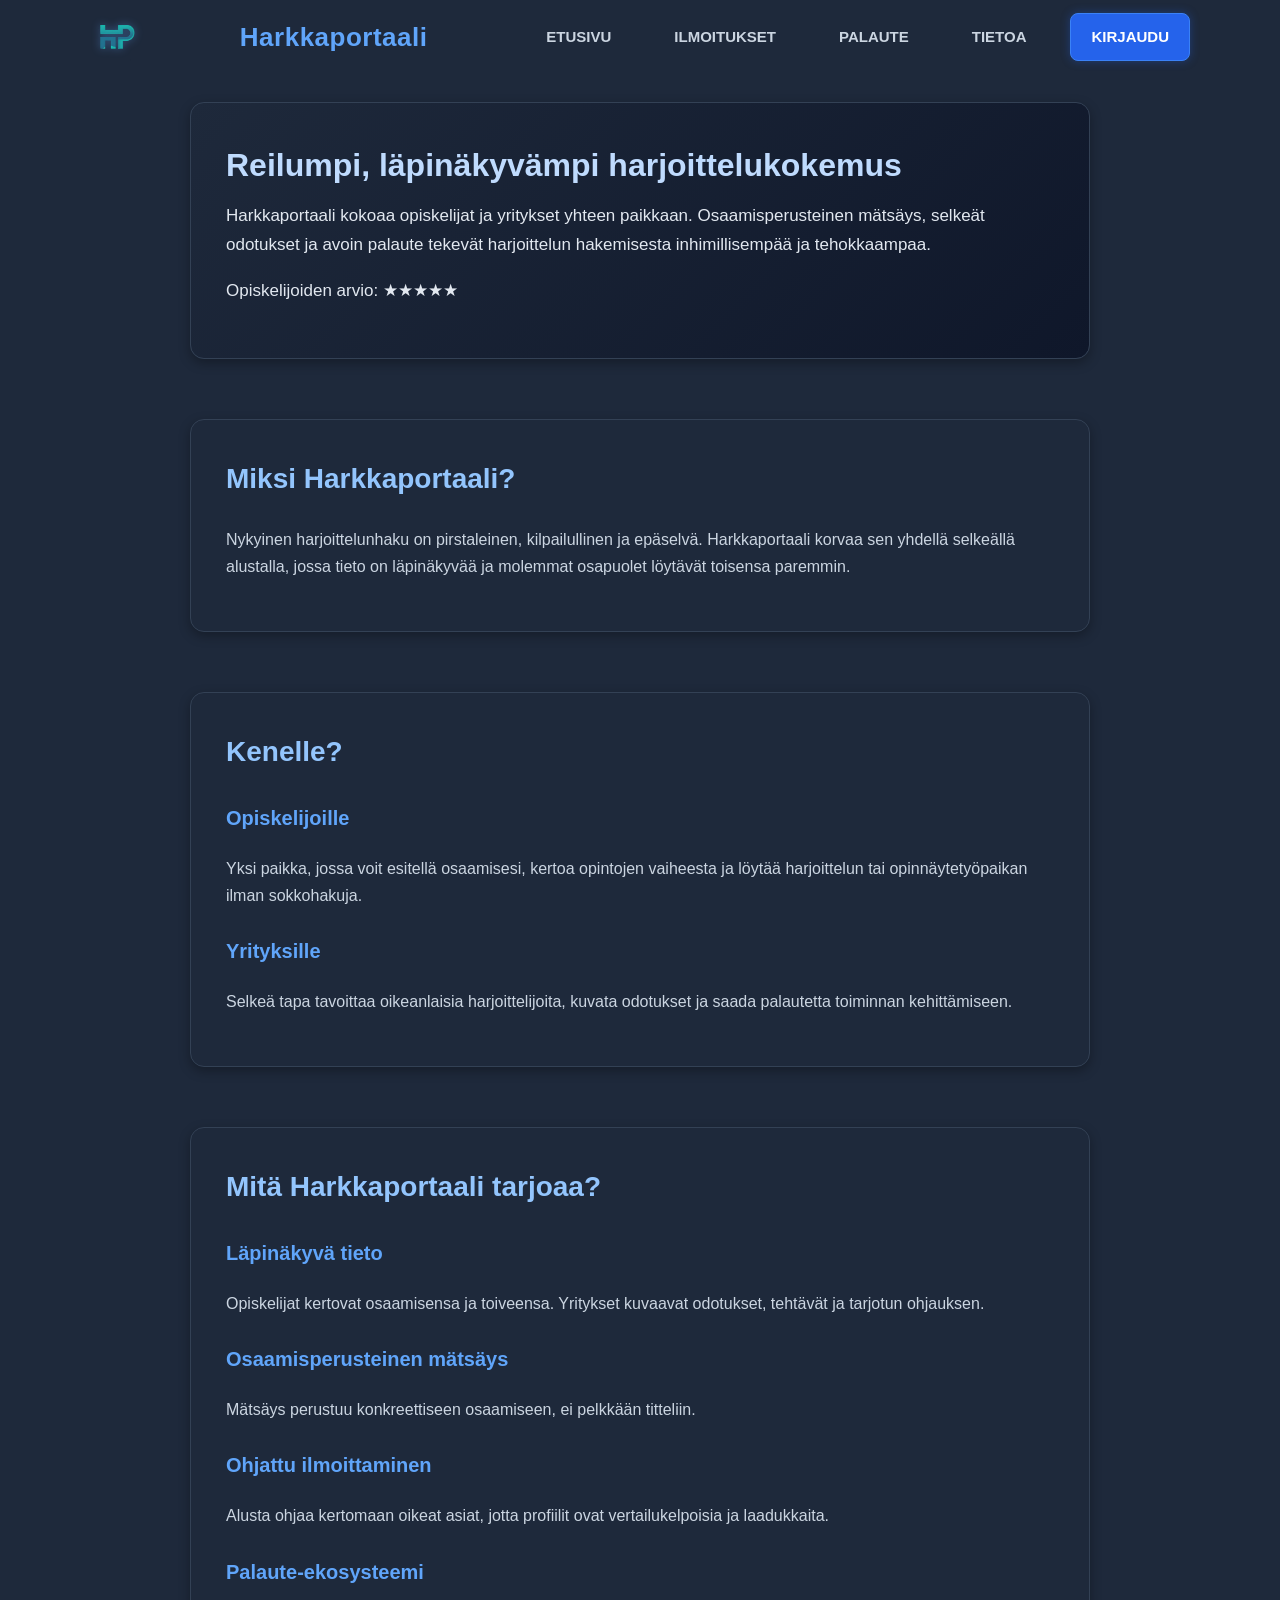
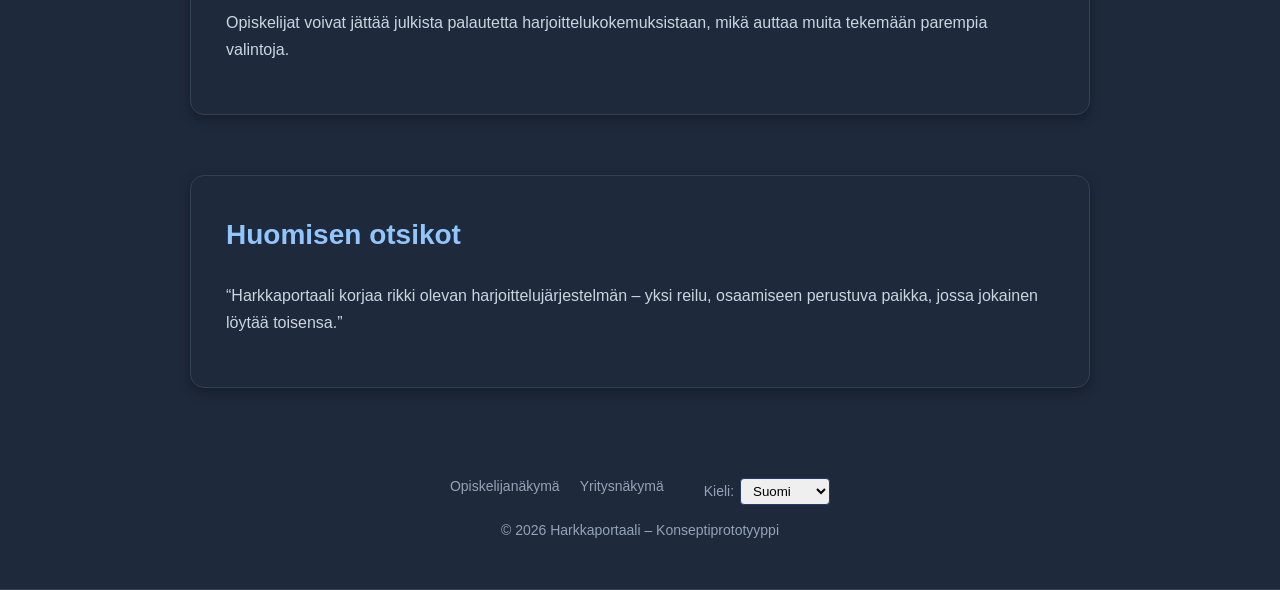
<file: index.html>
<!DOCTYPE html>
<html lang="fi">

<head>
    <title>HARKKAPORTAALI</title>
    <link rel="stylesheet" href="./styles/styles.css">
</head>

<body>

    <header>
        <nav>
            <img src="./kuvat/Harkkaportti logo.png" alt="Harkkaportaali logo" class="logo-img">
            <div class="logo">Harkkaportaali</div>
            <ul>
                <li><a href="./index.html">ETUSIVU</a></li>
                <li><a href="./ilmoitukset.html">ILMOITUKSET</a></li>
                <li><a href="./palaute.html">PALAUTE</a></li>
                <li><a href="./tietoa.html">TIETOA</a></li>
                <li><a href="kirjaudu.html" class="login-btn">KIRJAUDU</a></li>
            </ul>
        </nav>


        <main>

    <!-- HERO / PÄÄOSIO -->
    <section id="hero">
        <h2>Reilumpi, läpinäkyvämpi harjoittelukokemus</h2>
        <p>
        Harkkaportaali kokoaa opiskelijat ja yritykset yhteen paikkaan.  
        Osaamisperusteinen mätsäys, selkeät odotukset ja avoin palaute tekevät
        harjoittelun hakemisesta inhimillisempää ja tehokkaampaa.
        </p>
        <p>Opiskelijoiden arvio: ★★★★★</p>
    </section>

    <!-- ARVOLUPAUS -->
    <section id="value-prop">
        <h2>Miksi Harkkaportaali?</h2>
        <p>
        Nykyinen harjoittelunhaku on pirstaleinen, kilpailullinen ja epäselvä.
        Harkkaportaali korvaa sen yhdellä selkeällä alustalla, jossa tieto on
        läpinäkyvää ja molemmat osapuolet löytävät toisensa paremmin.
        </p>
    </section>

    <!-- KOHDEYHMÄT -->
    <section id="audience">
        <h2>Kenelle?</h2>

        <h3>Opiskelijoille</h3>
        <p>
        Yksi paikka, jossa voit esitellä osaamisesi, kertoa opintojen vaiheesta ja
        löytää harjoittelun tai opinnäytetyöpaikan ilman sokkohakuja.
        </p>

        <h3>Yrityksille</h3>
        <p>
        Selkeä tapa tavoittaa oikeanlaisia harjoittelijoita, kuvata odotukset ja
        saada palautetta toiminnan kehittämiseen.
        </p>
    </section>

    <!-- PÄÄPOINTIT -->
    <section id="features">
        <h2>Mitä Harkkaportaali tarjoaa?</h2>

        <h3>Läpinäkyvä tieto</h3>
        <p>
        Opiskelijat kertovat osaamisensa ja toiveensa. Yritykset kuvaavat
        odotukset, tehtävät ja tarjotun ohjauksen.
        </p>

        <h3>Osaamisperusteinen mätsäys</h3>
        <p>
        Mätsäys perustuu konkreettiseen osaamiseen, ei pelkkään titteliin.
        </p>

        <h3>Ohjattu ilmoittaminen</h3>
        <p>
        Alusta ohjaa kertomaan oikeat asiat, jotta profiilit ovat vertailukelpoisia
        ja laadukkaita.
        </p>

        <h3>Palaute-ekosysteemi</h3>
        <p>
        Opiskelijat voivat jättää julkista palautetta harjoittelukokemuksistaan,
        mikä auttaa muita tekemään parempia valintoja.
        </p>
    </section>

    <!-- HUOMISEN OTSIKKO -->
    <section id="headline">
        <h2>Huomisen otsikot</h2>
        <p>
        “Harkkaportaali korjaa rikki olevan harjoittelujärjestelmän – yksi reilu,
        osaamiseen perustuva paikka, jossa jokainen löytää toisensa.”
        </p>
    </section>

    </main>

    <footer>
        <div class="footer-center">
            <div class="footer-links">
                <a href="./profiilinäkymä-o.html">Opiskelijanäkymä</a>
                <a href="./profiilinäkymä-y.html">Yritysnäkymä</a>
            </div>

            <div class="language-select">
                <label for="lang">Kieli:</label>
                <select id="lang">
                    <option value="fi">Suomi</option>
                    <option value="en">English</option>
                    <option value="sv">Svenska</option>
                </select>
            </div>
        </div>

        <p>© 2026 Harkkaportaali – Konseptiprototyyppi</p>
    </footer>



    <script>
    const langSelect = document.getElementById("lang");

    // Lataa tallennettu kieli
    const savedLang = localStorage.getItem("language");
    if (savedLang) {
        langSelect.value = savedLang;
    }

    // Tallenna valinta
    langSelect.addEventListener("change", () => {
        localStorage.setItem("language", langSelect.value);
    });
</script>

</body>

</html>
</file>
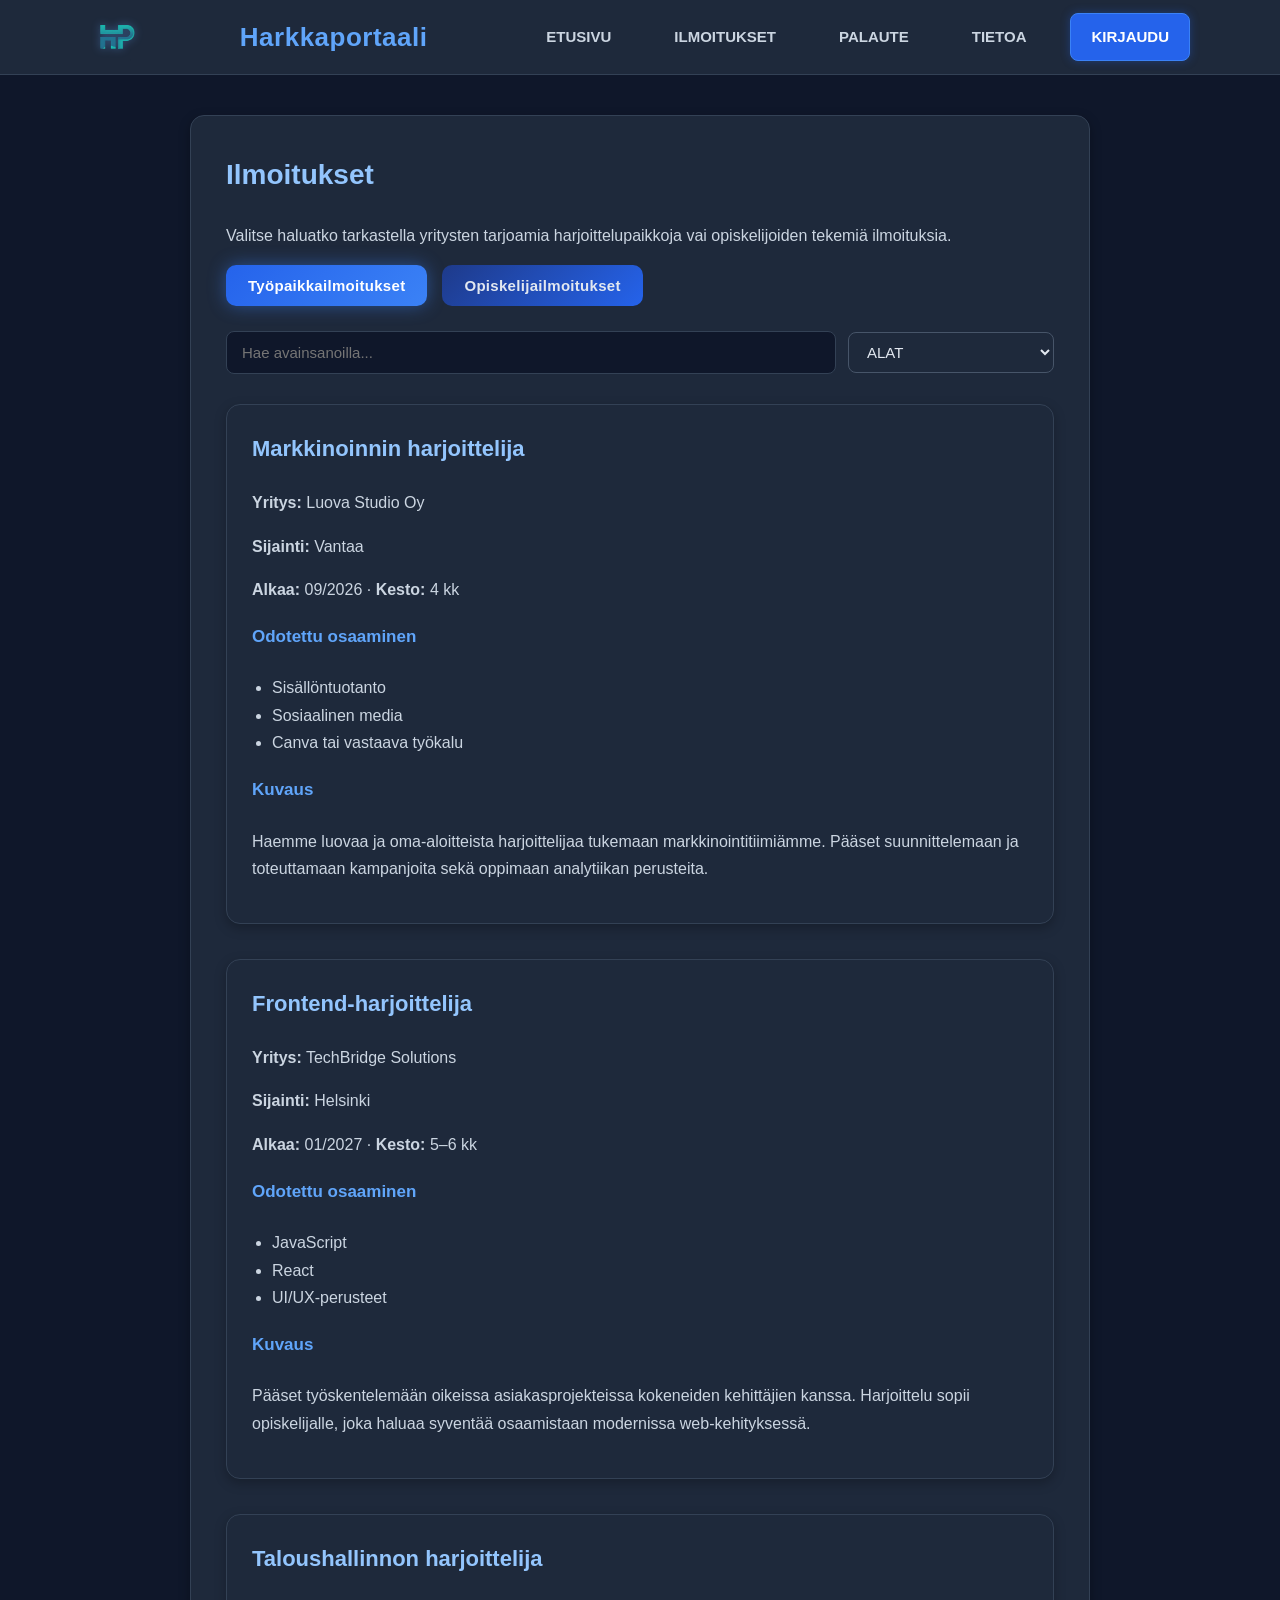
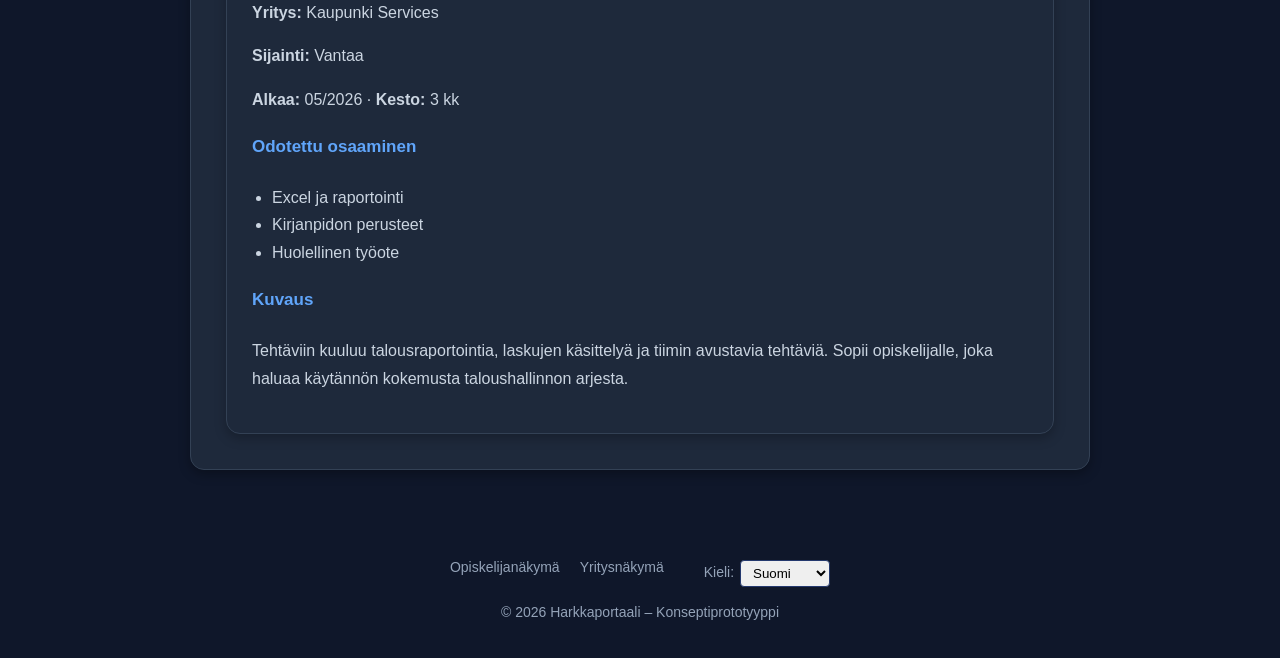
<file: ilmoitukset.html>
<!DOCTYPE html>
<html lang="fi">

<head>
    <meta charset="UTF-8">
    <title>Harkkaportaali – Ilmoitukset</title>
    <link rel="stylesheet" href="./styles/styles.css">
</head>

<body>

<header>
    <nav>
        <img src="./kuvat/Harkkaportti logo.png" alt="Harkkaportaali logo" class="logo-img">
        <div class="logo">Harkkaportaali</div>
        <ul>
            <li><a href="index.html">ETUSIVU</a></li>
            <li><a href="ilmoitukset.html">ILMOITUKSET</a></li>
            <li><a href="palaute.html">PALAUTE</a></li>
            <li><a href="tietoa.html">TIETOA</a></li>
            <li><a href="kirjaudu.html" class="login-btn">KIRJAUDU</a></li>
        </ul>
    </nav>
</header>

<main>

    <section id="jobs">
        <h2>Ilmoitukset</h2>
        <p>
            Valitse haluatko tarkastella yritysten tarjoamia harjoittelupaikkoja
            vai opiskelijoiden tekemiä ilmoituksia.
        </p>

        <!-- NÄKYMÄN VAIHTONAPIT -->
        <div class="job-toggle">
            <button id="showJobs" class="active">Työpaikkailmoitukset</button>
            <button id="showStudents">Opiskelijailmoitukset</button>
        </div>

        <!-- Hakukenttä + LISÄTTY NAPPULA -->
        <div class="job-search">
            <input type="text" id="jobSearch" placeholder="Hae avainsanoilla...">
            <select id="fieldFilter" class="filter-select">
                <option value="kaikki">ALAT</option>
                <option value="it">IT ja ohjelmistokehitys</option>
                <option value="markkinointi">Markkinointi ja viestintä</option>
                <option value="talous">Taloushallinto</option>
                <option value="hoiva">Sosiaali‑ ja terveysala</option>
            </select>
        </div>

        <!-- TYÖPAIKKAILMOITUKSET -->
        <div id="jobList" class="job-section">

            <div class="job-card" data-keywords="markkinointi some viestintä vantaa">
                <h3>Markkinoinnin harjoittelija</h3>
                <p><strong>Yritys:</strong> Luova Studio Oy</p>
                <p><strong>Sijainti:</strong> Vantaa</p>
                <p><strong>Alkaa:</strong> 09/2026 · <strong>Kesto:</strong> 4 kk</p>

                <h4>Odotettu osaaminen</h4>
                <ul>
                    <li>Sisällöntuotanto</li>
                    <li>Sosiaalinen media</li>
                    <li>Canva tai vastaava työkalu</li>
                </ul>

                <h4>Kuvaus</h4>
                <p>
                    Haemme luovaa ja oma-aloitteista harjoittelijaa tukemaan markkinointitiimiämme.
                    Pääset suunnittelemaan ja toteuttamaan kampanjoita sekä oppimaan analytiikan perusteita.
                </p>
            </div>

            <div class="job-card" data-keywords="frontend react javascript helsinki">
                <h3>Frontend-harjoittelija</h3>
                <p><strong>Yritys:</strong> TechBridge Solutions</p>
                <p><strong>Sijainti:</strong> Helsinki</p>
                <p><strong>Alkaa:</strong> 01/2027 · <strong>Kesto:</strong> 5–6 kk</p>

                <h4>Odotettu osaaminen</h4>
                <ul>
                    <li>JavaScript</li>
                    <li>React</li>
                    <li>UI/UX-perusteet</li>
                </ul>

                <h4>Kuvaus</h4>
                <p>
                    Pääset työskentelemään oikeissa asiakasprojekteissa kokeneiden kehittäjien kanssa.
                    Harjoittelu sopii opiskelijalle, joka haluaa syventää osaamistaan modernissa web-kehityksessä.
                </p>
            </div>

            <div class="job-card" data-keywords="talous hallinto kirjanpito vantaa">
                <h3>Taloushallinnon harjoittelija</h3>
                <p><strong>Yritys:</strong> Kaupunki Services</p>
                <p><strong>Sijainti:</strong> Vantaa</p>
                <p><strong>Alkaa:</strong> 05/2026 · <strong>Kesto:</strong> 3 kk</p>

                <h4>Odotettu osaaminen</h4>
                <ul>
                    <li>Excel ja raportointi</li>
                    <li>Kirjanpidon perusteet</li>
                    <li>Huolellinen työote</li>
                </ul>

                <h4>Kuvaus</h4>
                <p>
                    Tehtäviin kuuluu talousraportointia, laskujen käsittelyä ja tiimin avustavia tehtäviä.
                    Sopii opiskelijalle, joka haluaa käytännön kokemusta taloushallinnon arjesta.
                </p>
            </div>

        </div>

        <!-- OPISKELIJA-ILMOITUKSET -->
        <div id="studentList" class="job-section" style="display:none;">

            <div class="job-card" data-keywords="opiskelija markkinointi sisällöntuotanto pk-seutu">
                <h3>Aino Laine – opiskelijan ilmoitus</h3>
                <p><strong>Opintojen vaihe:</strong> 3. vuoden tradenomiopiskelija</p>
                <p><strong>Etsii:</strong> Markkinoinnin harjoittelua</p>
                <p><strong>Sijainti:</strong> PK-seutu / etä</p>
                <p><strong>Aloitus:</strong> 08/2026</p>

                <h4>Osaaminen</h4>
                <ul>
                    <li>Sisällöntuotanto</li>
                    <li>Sosiaalinen media</li>
                    <li>Canva & Figma</li>
                    <li>Perusanalytiikka</li>
                </ul>

                <h4>Lisätiedot</h4>
                <p>
                    Etsin harjoittelua, jossa pääsen toteuttamaan kampanjoita ja kehittämään
                    datalähtöistä markkinointiosaamistani.
                </p>
            </div>

            <div class="job-card" data-keywords="opiskelija ohjelmistokehitys frontend react helsinki">
                <h3>Leo Mäkinen – opiskelijan ilmoitus</h3>
                <p><strong>Opintojen vaihe:</strong> 2. vuoden tietojenkäsittelyn opiskelija</p>
                <p><strong>Etsii:</strong> Frontend-harjoittelua</p>
                <p><strong>Sijainti:</strong> Helsinki / etä</p>
                <p><strong>Aloitus:</strong> 01/2027</p>

                <h4>Osaaminen</h4>
                <ul>
                    <li>JavaScript & React</li>
                    <li>HTML/CSS</li>
                    <li>UI/UX-perusteet</li>
                    <li>Git & GitHub</li>
                </ul>

                <h4>Lisätiedot</h4>
                <p>
                    Haluan päästä työskentelemään oikeiden projektien parissa ja kehittämään
                    modernia frontend-osaamistani.
                </p>
            </div>

            <div class="job-card" data-keywords="opiskelija taloushallinto excel vantaa">
                <h3>Sara Virtanen – opiskelijan ilmoitus</h3>
                <p><strong>Opintojen vaihe:</strong> 2. vuoden liiketalouden opiskelija</p>
                <p><strong>Etsii:</strong> Taloushallinnon harjoittelua</p>
                <p><strong>Sijainti:</strong> Vantaa / PK-seutu</p>
                <p><strong>Aloitus:</strong> 05/2026</p>

                <h4>Osaaminen</h4>
                <ul>
                    <li>Excel ja raportointi</li>
                    <li>Kirjanpidon perusteet</li>
                    <li>Tarkka ja huolellinen työote</li>
                </ul>

                <h4>Lisätiedot</h4>
                <p>
                    Etsin harjoittelua, jossa pääsen soveltamaan taloushallinnon oppeja käytännössä.
                </p>
            </div>

        </div>

    </section>

</main>

    <footer>
        <div class="footer-center">
            <div class="footer-links">
                <a href="./profiilinäkymä-o.html">Opiskelijanäkymä</a>
                <a href="./profiilinäkymä-y.html">Yritysnäkymä</a>
            </div>

            <div class="language-select">
                <label for="lang">Kieli:</label>
                <select id="lang">
                    <option value="fi">Suomi</option>
                    <option value="en">English</option>
                    <option value="sv">Svenska</option>
                </select>
            </div>
        </div>

        <p>© 2026 Harkkaportaali – Konseptiprototyyppi</p>
    </footer>



    <script>
    const langSelect = document.getElementById("lang");

    // Lataa tallennettu kieli
    const savedLang = localStorage.getItem("language");
    if (savedLang) {
        langSelect.value = savedLang;
    }

    // Tallenna valinta
    langSelect.addEventListener("change", () => {
        localStorage.setItem("language", langSelect.value);
    });
</script>
<script>
/* Vaihda työpaikka- ja opiskelijailmoitusten välillä */
document.getElementById("showJobs").addEventListener("click", function () {
    document.getElementById("jobList").style.display = "block";
    document.getElementById("studentList").style.display = "none";

    this.classList.add("active");
    document.getElementById("showStudents").classList.remove("active");
});

document.getElementById("showStudents").addEventListener("click", function () {
    document.getElementById("jobList").style.display = "none";
    document.getElementById("studentList").style.display = "block";

    this.classList.add("active");
    document.getElementById("showJobs").classList.remove("active");
});

/* Hakutoiminto */
document.getElementById("jobSearch").addEventListener("input", function () {
    const q = this.value.toLowerCase();

    document.querySelectorAll(".job-section:visible .job-card").forEach(card => {
        const keywords = card.getAttribute("data-keywords");
        card.style.display = keywords.includes(q) ? "block" : "none";
    });
});
</script>

</body>
</html>
</file>
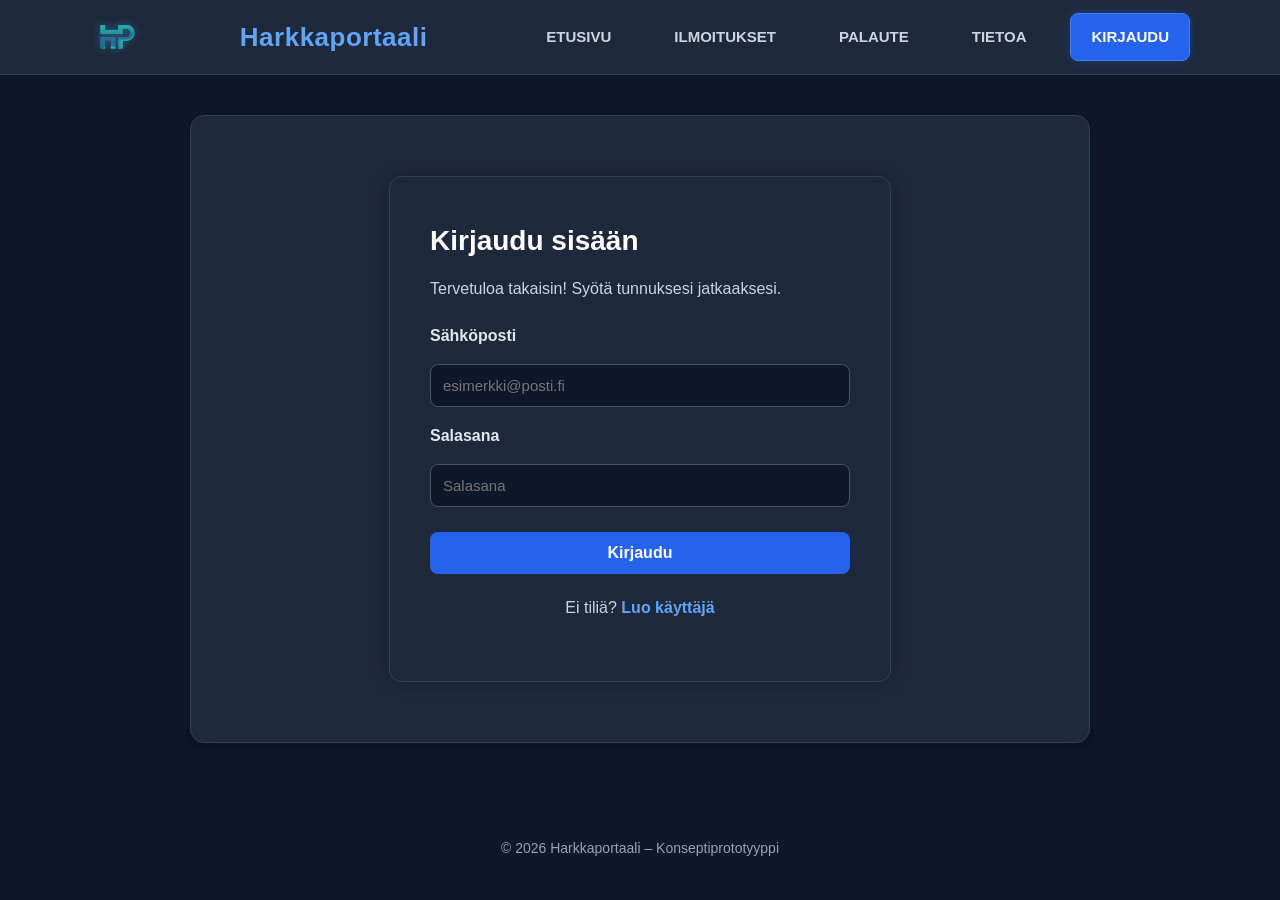
<file: kirjaudu.html>
<!DOCTYPE html>
<html lang="fi">

<head>
    <meta charset="UTF-8">
    <title>Kirjaudu – Harkkaportaali</title>
    <link rel="stylesheet" href="./styles/styles.css">
</head>

<body>

<header>
    <nav>
        <img src="./kuvat/Harkkaportti logo.png" alt="Harkkaportaali logo" class="logo-img">
        <div class="logo">Harkkaportaali</div>
        <ul>
            <li><a href="index.html">ETUSIVU</a></li>
            <li><a href="ilmoitukset.html">ILMOITUKSET</a></li>
            <li><a href="palaute.html">PALAUTE</a></li>
            <li><a href="tietoa.html">TIETOA</a></li>
            <li><a href="kirjaudu.html" class="login-btn active">KIRJAUDU</a></li>
        </ul>
    </nav>
</header>

<main>

    <section class="login-section">

        <div class="login-box">
            <h2>Kirjaudu sisään</h2>
            <p>Tervetuloa takaisin! Syötä tunnuksesi jatkaaksesi.</p>

            <form class="login-form">
                <label for="email">Sähköposti</label>
                <input type="email" id="email" placeholder="esimerkki@posti.fi" required>

                <label for="password">Salasana</label>
                <input type="password" id="password" placeholder="Salasana" required>

                <button type="submit" class="login-submit">Kirjaudu</button>
            </form>

            <p class="register-text">
                Ei tiliä? <a href="./luo-kayttaja.html">Luo käyttäjä</a>
            </p>
        </div>

    </section>

</main>

<footer>
    <p>© 2026 Harkkaportaali – Konseptiprototyyppi</p>
</footer>

</body>
</html>
</file>
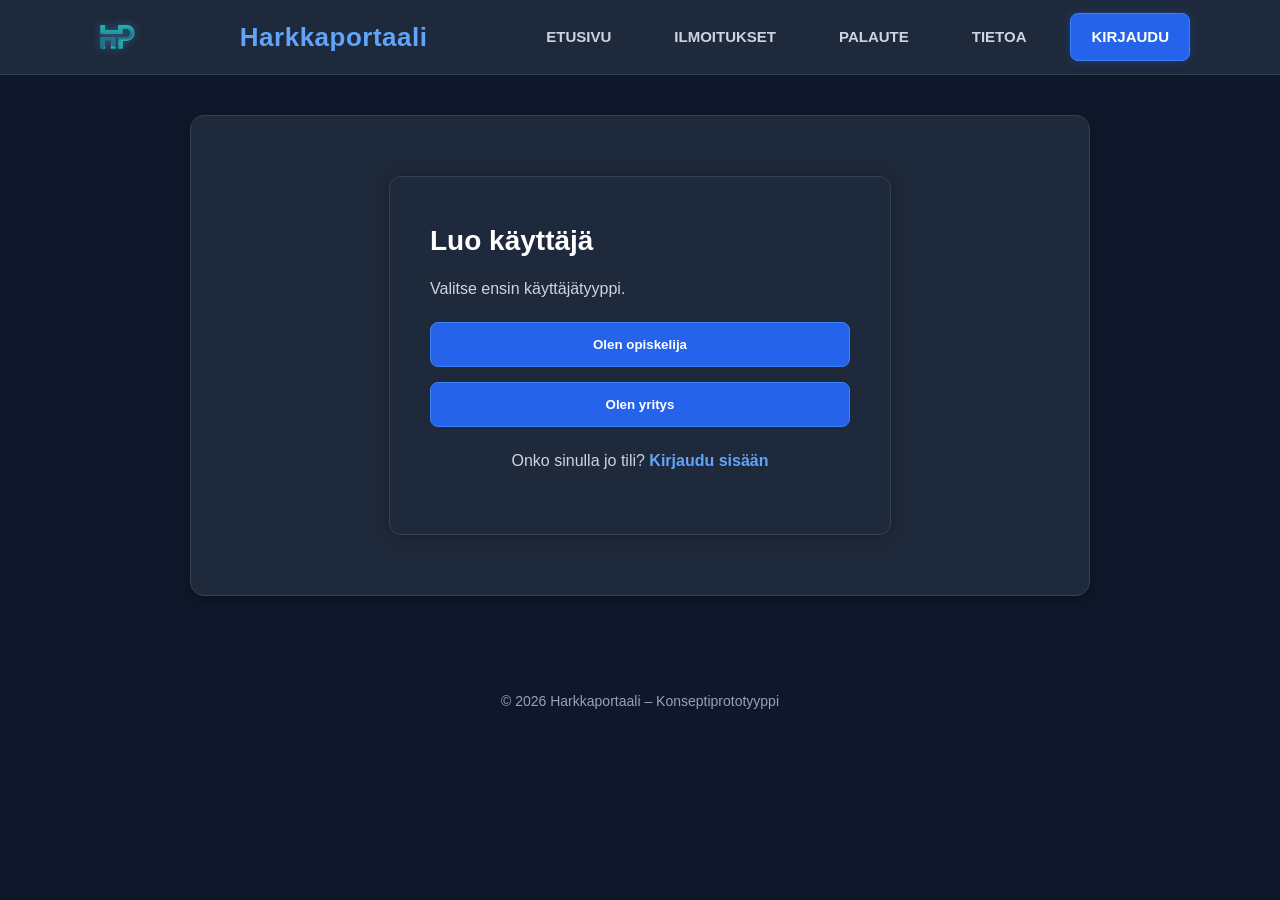
<file: luo-kayttaja.html>
<!DOCTYPE html>
<html lang="fi">

<head>
    <meta charset="UTF-8">
    <title>Luo käyttäjä – Harkkaportaali</title>
    <link rel="stylesheet" href="./styles/styles.css">
</head>

<body>

<header>
    <nav>
        <img src="./kuvat/Harkkaportti logo.png" alt="Harkkaportaali logo" class="logo-img">
        <div class="logo">Harkkaportaali</div>
        <ul>
            <li><a href="index.html">ETUSIVU</a></li>
            <li><a href="ilmoitukset.html">ILMOITUKSET</a></li>
            <li><a href="palaute.html">PALAUTE</a></li>
            <li><a href="tietoa.html">TIETOA</a></li>
            <li><a href="kirjaudu.html" class="login-btn">KIRJAUDU</a></li>
        </ul>
    </nav>
</header>

<main>

<section class="login-section">

    <div class="login-box">

        <h2>Luo käyttäjä</h2>
        <p>Valitse ensin käyttäjätyyppi.</p>

        <!-- Valintanapit -->
        <div class="user-type-buttons">
            <button class="user-type-btn" data-type="opiskelija">Olen opiskelija</button>
            <button class="user-type-btn" data-type="yritys">Olen yritys</button>
        </div>

        <!-- Lomake -->
        <form class="login-form" id="registerForm" style="display:none; margin-top:25px;">

            <h3 id="formTitle"></h3>

            <label for="name">Nimi</label>
            <input type="text" id="name" placeholder="Etunimi Sukunimi" required>

            <label for="email">Sähköposti</label>
            <input type="email" id="email" placeholder="esimerkki@posti.fi" required>

            <label for="password">Salasana</label>
            <input type="password" id="password" placeholder="Salasana" required>

            <label for="password2">Toista salasana</label>
            <input type="password" id="password2" placeholder="Toista salasana" required>

            <!-- Opiskelijan taidot -->
            <div id="skillsField" style="display:none;">
                <label for="skills">Taidot</label>
                <input type="text" id="skills" placeholder="Esim. HTML, CSS, asiakaspalvelu, projektityö">
            </div>

            <!-- Yrityksen lisäkenttä -->
            <div id="companyField" style="display:none;">
                <label for="company">Yrityksen nimi</label>
                <input type="text" id="company" placeholder="Yrityksen nimi">
            </div>

            <button type="submit" class="login-submit">Luo käyttäjä</button>
        </form>

        <p class="register-text">
            Onko sinulla jo tili? <a href="kirjaudu.html">Kirjaudu sisään</a>
        </p>

    </div>

</section>

</main>

<footer>
    <p>© 2026 Harkkaportaali – Konseptiprototyyppi</p>
</footer>

<script>
// Valinta ja lomakkeen näyttäminen
document.querySelectorAll(".user-type-btn").forEach(btn => {
    btn.addEventListener("click", function () {

        const type = this.getAttribute("data-type");
        const form = document.getElementById("registerForm");
        const title = document.getElementById("formTitle");
        const companyField = document.getElementById("companyField");
        const skillsField = document.getElementById("skillsField");

        form.style.display = "flex";

        if (type === "opiskelija") {
            title.textContent = "Opiskelijan tiedot";
            companyField.style.display = "none";
            skillsField.style.display = "block";
        } else {
            title.textContent = "Yrityksen tiedot";
            companyField.style.display = "block";
            skillsField.style.display = "none";
        }
    });
});
</script>

</body>
</html>
</file>
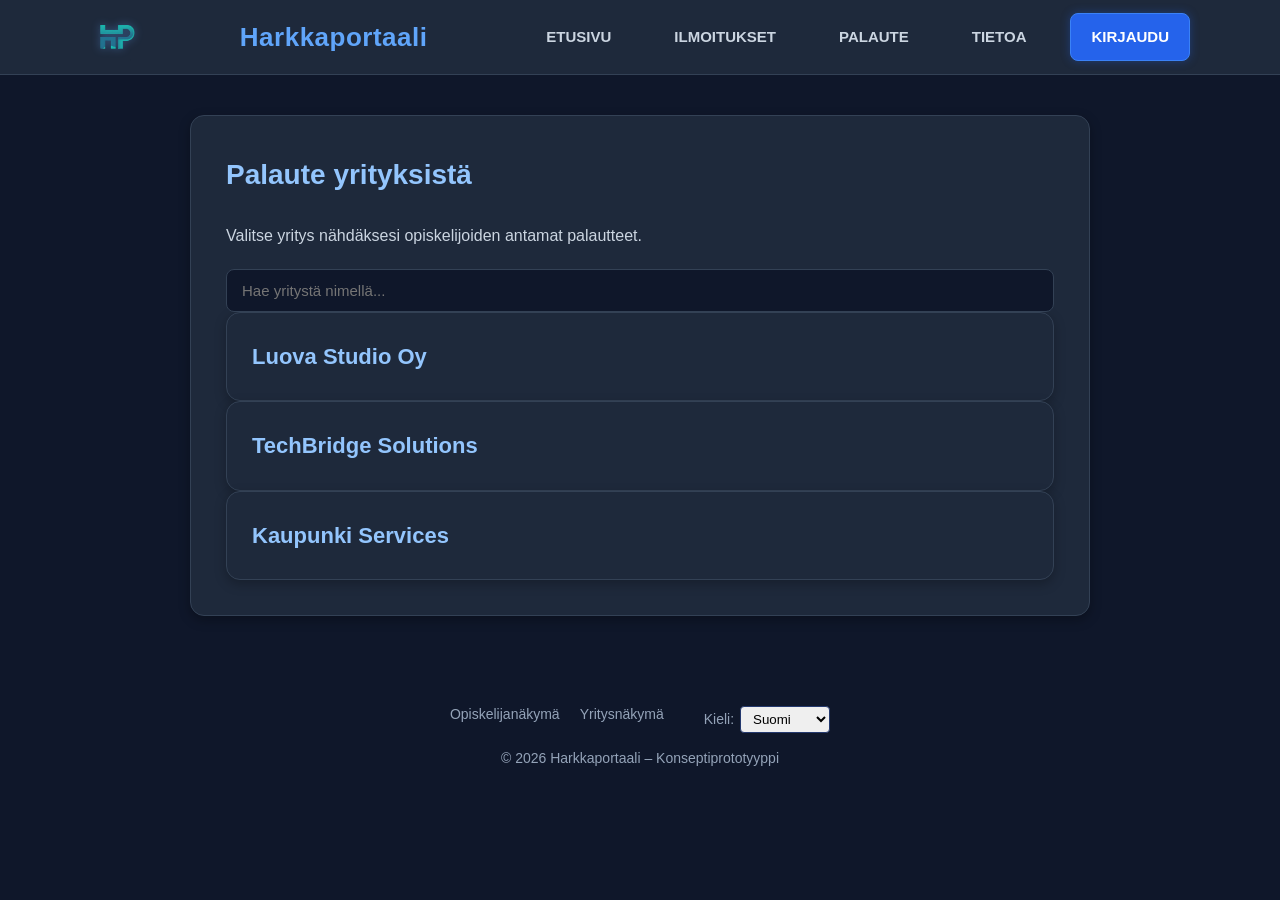
<file: palaute.html>
<!DOCTYPE html>
<html lang="fi">

<head>
    <meta charset="UTF-8">
    <title>Harkkaportaali – Palaute</title>
    <link rel="stylesheet" href="./styles/styles.css">
</head>

<body>

<header>
    <nav>
        <img src="./kuvat/Harkkaportti logo.png" alt="Harkkaportaali logo" class="logo-img">
        <div class="logo">Harkkaportaali</div>
        <ul>
            <li><a href="index.html">ETUSIVU</a></li>
            <li><a href="ilmoitukset.html">ILMOITUKSET</a></li>
            <li><a href="palaute.html">PALAUTE</a></li>
            <li><a href="tietoa.html">TIETOA</a></li>
            <li><a href="kirjaudu.html" class="login-btn">KIRJAUDU</a></li>
        </ul>
    </nav>
</header>

<main>

    <section id="feedback">
        <h2>Palaute yrityksistä</h2>
        <p>
            Valitse yritys nähdäksesi opiskelijoiden antamat palautteet.
        </p>

        <!-- Hakukenttä -->
        <div class="job-search">
            <input type="text" id="companySearch" placeholder="Hae yritystä nimellä...">
        </div>

        <!-- YRITYSLISTA -->
        <div id="companyList" class="job-section">

            <div class="job-card company-card" data-company="luova" data-keywords="luova studio oy markkinointi">
                <h3>Luova Studio Oy</h3>
            </div>

            <div class="job-card company-card" data-company="techbridge" data-keywords="techbridge solutions ohjelmistokehitys">
                <h3>TechBridge Solutions</h3>
            </div>

            <div class="job-card company-card" data-company="kaupunki" data-keywords="kaupunki services taloushallinto">
                <h3>Kaupunki Services</h3>
            </div>

        </div>

        <!-- PALAUTEALUE (piilotettu aluksi) -->
        <div id="feedbackDetails" class="job-section" style="display:none;">
            <button id="backToList" class="active" style="margin-bottom:20px;">← Takaisin yrityslistaan</button>
            <div id="feedbackContent"></div>
        </div>

    </section>

</main>

    <footer>
        <div class="footer-center">
            <div class="footer-links">
                <a href="./profiilinäkymä-o.html">Opiskelijanäkymä</a>
                <a href="./profiilinäkymä-y.html">Yritysnäkymä</a>
            </div>

            <div class="language-select">
                <label for="lang">Kieli:</label>
                <select id="lang">
                    <option value="fi">Suomi</option>
                    <option value="en">English</option>
                    <option value="sv">Svenska</option>
                </select>
            </div>
        </div>

        <p>© 2026 Harkkaportaali – Konseptiprototyyppi</p>
    </footer>



    <script>
    const langSelect = document.getElementById("lang");

    // Lataa tallennettu kieli
    const savedLang = localStorage.getItem("language");
    if (savedLang) {
        langSelect.value = savedLang;
    }

    // Tallenna valinta
    langSelect.addEventListener("change", () => {
        localStorage.setItem("language", langSelect.value);
    });
</script>

<script>
/* Hakukenttä yrityslistalle */
document.getElementById("companySearch").addEventListener("input", function () {
    const q = this.value.toLowerCase();
    document.querySelectorAll(".company-card").forEach(card => {
        const keywords = card.getAttribute("data-keywords");
        card.style.display = keywords.includes(q) ? "block" : "none";
    });
});

/* Yritysten palautedata */
const feedbackData = {
    luova: `
        <h3>Luova Studio Oy – palautteet</h3>
        <div class="job-card">
            <p><strong>Opiskelija:</strong> Aino Laine</p>
            <p><strong>Arvosana:</strong> ★★★★☆</p>
            <h4>Palaute</h4>
            <p>Tiimi oli kannustava ja sain vastuuta heti alussa. Opin paljon kampanjoiden suunnittelusta.</p>
        </div>
    `,
    techbridge: `
        <h3>TechBridge Solutions – palautteet</h3>
        <div class="job-card">
            <p><strong>Opiskelija:</strong> Leo Mäkinen</p>
            <p><strong>Arvosana:</strong> ★★★★★</p>
            <h4>Palaute</h4>
            <p>Erittäin opettavainen harjoittelu! Pääsin mukaan oikeisiin projekteihin ja sain tukea kehittäjiltä.</p>
        </div>
    `,
    kaupunki: `
        <h3>Kaupunki Services – palautteet</h3>
        <div class="job-card">
            <p><strong>Opiskelija:</strong> Sara Virtanen</p>
            <p><strong>Arvosana:</strong> ★★★☆☆</p>
            <h4>Palaute</h4>
            <p>Opin paljon, mutta olisin toivonut enemmän ohjausta alkuvaiheessa.</p>
        </div>
    `
};

/* Yrityksen klikkaus → näytä palautteet */
document.querySelectorAll(".company-card").forEach(card => {
    card.addEventListener("click", function () {
        const company = this.getAttribute("data-company");

        document.getElementById("companyList").style.display = "none";
        document.getElementById("feedbackDetails").style.display = "block";

        document.getElementById("feedbackContent").innerHTML = feedbackData[company];
    });
});

/* Takaisin yrityslistaan */
document.getElementById("backToList").addEventListener("click", function () {
    document.getElementById("feedbackDetails").style.display = "none";
    document.getElementById("companyList").style.display = "block";
});
</script>

</body>
</html>
</file>
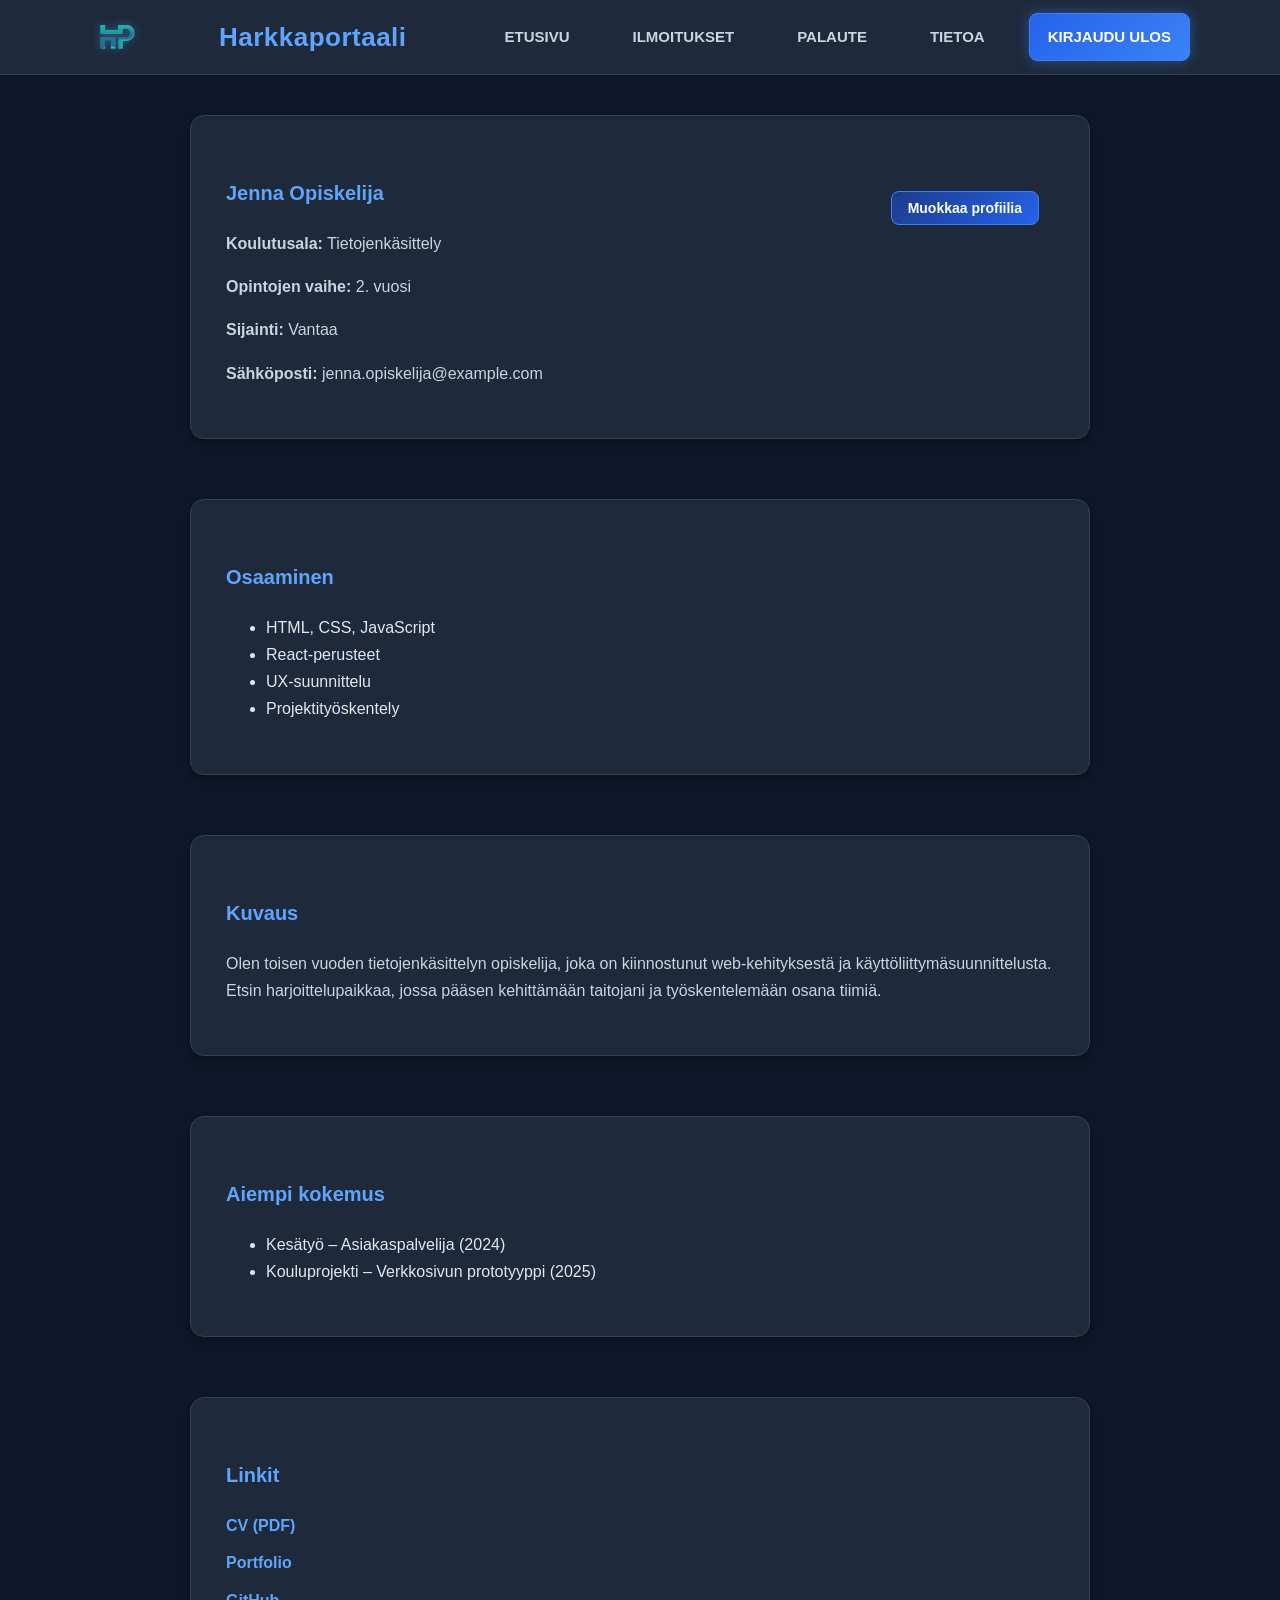
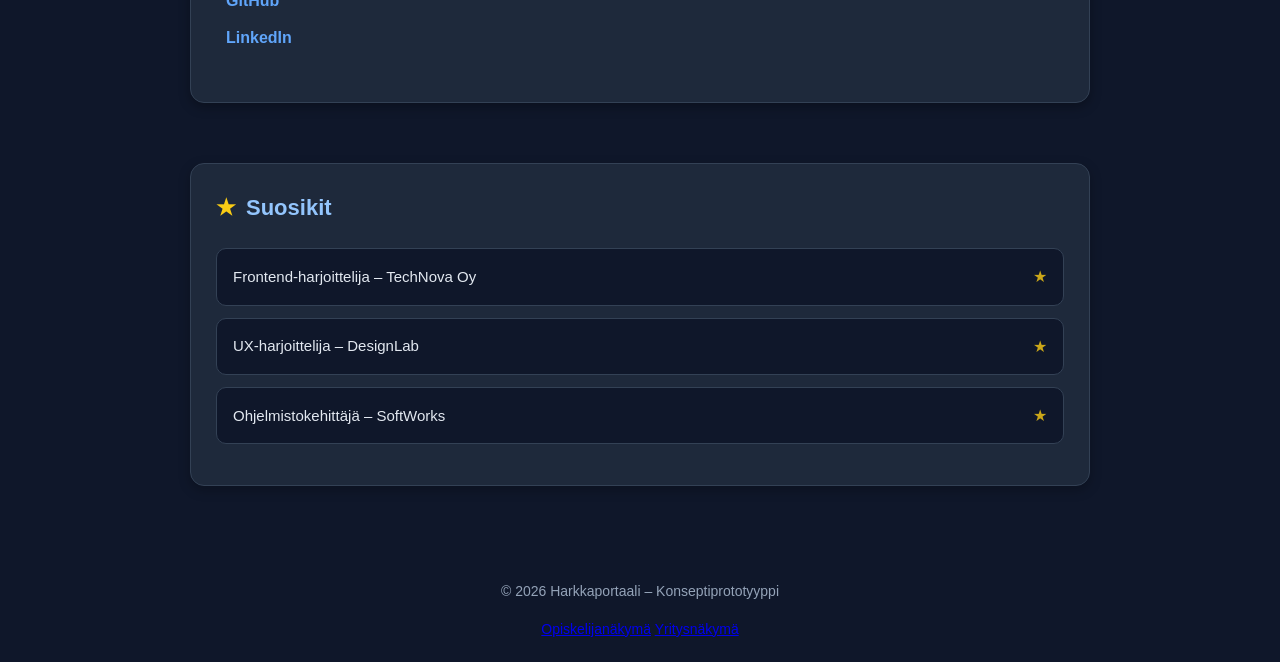
<file: profiilinäkymä-o.html>
<!DOCTYPE html>
<html lang="fi">

<head>
    <title>Profiilinäkymä – Harkkaportaali</title>
    <link rel="stylesheet" href="./styles/styles.css">
</head>

<body>

<header>
    <nav>
        <img src="./kuvat/Harkkaportti logo.png" alt="Harkkaportaali logo" class="logo-img">
        <div class="logo">Harkkaportaali</div>
        <ul>
            <li><a href="./index.html">ETUSIVU</a></li>
            <li><a href="./ilmoitukset.html">ILMOITUKSET</a></li>
            <li><a href="./palaute.html">PALAUTE</a></li>
            <li><a href="./tietoa.html">TIETOA</a></li>
            <li><a href="./profiilinäkymä.html" class="active">KIRJAUDU ULOS</a></li>
        </ul>
    </nav>
</header>

<main class="profile-wrapper">

    <!-- KESKIOSA -->
    <div class="profile-center">

        <section id="profile-info">
            <div class="profile-card">

                <button class="edit-btn">Muokkaa profiilia</button>

                <div class="profile-details">
                    <h3>Jenna Opiskelija</h3>
                    <p><strong>Koulutusala:</strong> Tietojenkäsittely</p>
                    <p><strong>Opintojen vaihe:</strong> 2. vuosi</p>
                    <p><strong>Sijainti:</strong> Vantaa</p>
                    <p><strong>Sähköposti:</strong> jenna.opiskelija@example.com</p>
                </div>

            </div>
        </section>

        <section id="skills">
            <h3>Osaaminen</h3>
            <ul>
                <li>HTML, CSS, JavaScript</li>
                <li>React-perusteet</li>
                <li>UX-suunnittelu</li>
                <li>Projektityöskentely</li>
            </ul>
        </section>

        <section id="bio">
            <h3>Kuvaus</h3>
            <p>
                Olen toisen vuoden tietojenkäsittelyn opiskelija, joka on kiinnostunut
                web-kehityksestä ja käyttöliittymäsuunnittelusta. Etsin harjoittelupaikkaa,
                jossa pääsen kehittämään taitojani ja työskentelemään osana tiimiä.
            </p>
        </section>

        <section id="experience">
            <h3>Aiempi kokemus</h3>
            <ul>
                <li>Kesätyö – Asiakaspalvelija (2024)</li>
                <li>Kouluprojekti – Verkkosivun prototyyppi (2025)</li>
            </ul>
        </section>

        <section id="links">
            <h3>Linkit</h3>
            <ul>
                <li><a href="#" target="_blank">CV (PDF)</a></li>
                <li><a href="#" target="_blank">Portfolio</a></li>
                <li><a href="#" target="_blank">GitHub</a></li>
                <li><a href="#" target="_blank">LinkedIn</a></li>
            </ul>
        </section>

        <section class="favorites-side">
            <h3>Suosikit</h3>
            <ul>
                <li>Frontend‑harjoittelija – TechNova Oy</li>
                <li>UX‑harjoittelija – DesignLab</li>
                <li>Ohjelmistokehittäjä – SoftWorks</li>
            </ul>
        </section>

    </div>   

</main>

<footer>
    <p>© 2026 Harkkaportaali – Konseptiprototyyppi</p>
    <a href="./profiilinäkymä-o.html">Opiskelijanäkymä</a>
    <a href="./profiilinäkymä-y.html">Yritysnäkymä</a>
</footer>

</body>
</html>
</file>
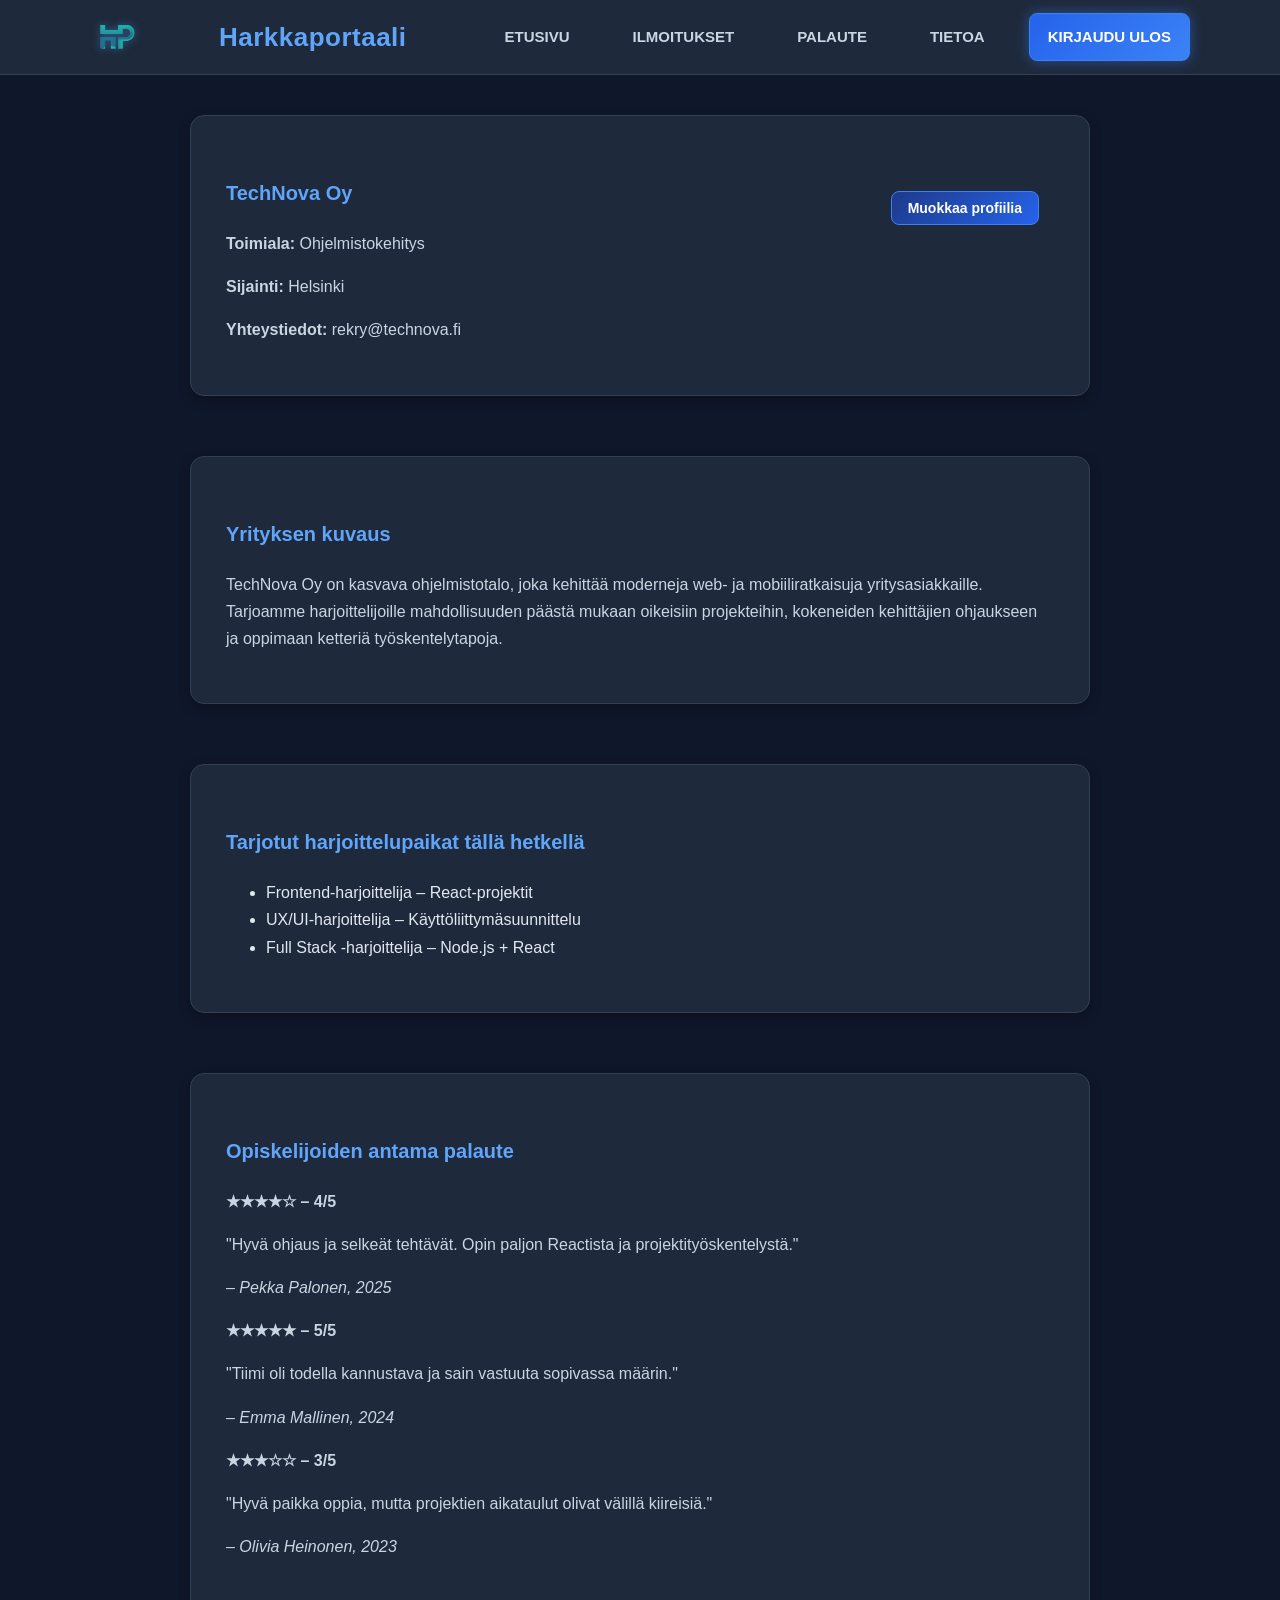
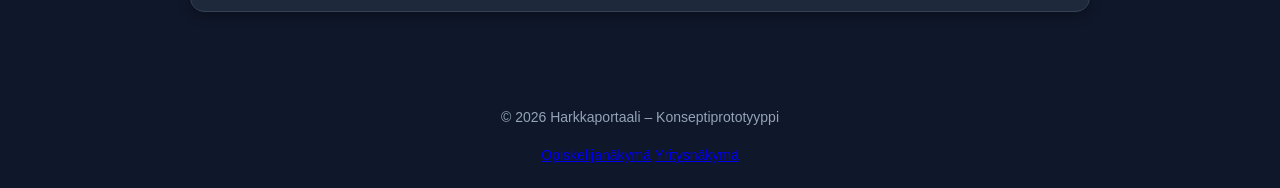
<file: profiilinäkymä-y.html>
<!DOCTYPE html>
<html lang="fi">

<head>
    <title>Yritysprofiili – Harkkaportaali</title>
    <link rel="stylesheet" href="./styles/styles.css">
</head>

<body>

<header>
    <nav>
        <img src="./kuvat/Harkkaportti logo.png" alt="Harkkaportaali logo" class="logo-img">
        <div class="logo">Harkkaportaali</div>
        <ul>
            <li><a href="./index.html">ETUSIVU</a></li>
            <li><a href="./ilmoitukset.html">ILMOITUKSET</a></li>
            <li><a href="./palaute.html">PALAUTE</a></li>
            <li><a href="./tietoa.html">TIETOA</a></li>
            <li><a href="./profiili-yritys.html" class="active">KIRJAUDU ULOS</a></li>
        </ul>
    </nav>
</header>

<main>

    <section id="profile-info">
        <div class="profile-card">

            <div class="profile-details">
                <h3>TechNova Oy</h3>
                <button class="edit-btn">Muokkaa profiilia</button>
                <p><strong>Toimiala:</strong> Ohjelmistokehitys</p>
                <p><strong>Sijainti:</strong> Helsinki</p>
                <p><strong>Yhteystiedot:</strong> rekry@technova.fi</p>
            </div>

        </div>
    </section>

    <section id="bio">
        <h3>Yrityksen kuvaus</h3>
        <p>
            TechNova Oy on kasvava ohjelmistotalo, joka kehittää moderneja web- ja
            mobiiliratkaisuja yritysasiakkaille. Tarjoamme harjoittelijoille
            mahdollisuuden päästä mukaan oikeisiin projekteihin, kokeneiden
            kehittäjien ohjaukseen ja oppimaan ketteriä työskentelytapoja.
        </p>
    </section>

    <section id="experience">
        <h3>Tarjotut harjoittelupaikat tällä hetkellä</h3>
        <ul>
            <li>Frontend-harjoittelija – React-projektit</li>
            <li>UX/UI-harjoittelija – Käyttöliittymäsuunnittelu</li>
            <li>Full Stack -harjoittelija – Node.js + React</li>
        </ul>
    </section>

    <section id="feedback">
        <h3>Opiskelijoiden antama palaute</h3>

        <div class="feedback-item">
            <p><strong>★★★★☆ – 4/5</strong></p>
            <p>"Hyvä ohjaus ja selkeät tehtävät. Opin paljon Reactista ja projektityöskentelystä."</p>
            <p><em>– Pekka Palonen, 2025</em></p>
        </div>

        <div class="feedback-item">
            <p><strong>★★★★★ – 5/5</strong></p>
            <p>"Tiimi oli todella kannustava ja sain vastuuta sopivassa määrin."</p>
            <p><em>– Emma Mallinen, 2024</em></p>
        </div>

        <div class="feedback-item">
            <p><strong>★★★☆☆ – 3/5</strong></p>
            <p>"Hyvä paikka oppia, mutta projektien aikataulut olivat välillä kiireisiä."</p>
            <p><em>– Olivia Heinonen, 2023</em></p>
        </div>

    </section>

</main>

    <footer>
        <p>© 2026 Harkkaportaali – Konseptiprototyyppi</p>
        <a href="./profiilinäkymä-o.html">Opiskelijanäkymä</a>
        <a href="./profiilinäkymä-y.html">Yritysnäkymä</a>
    </footer>

</body>
</html>
</file>
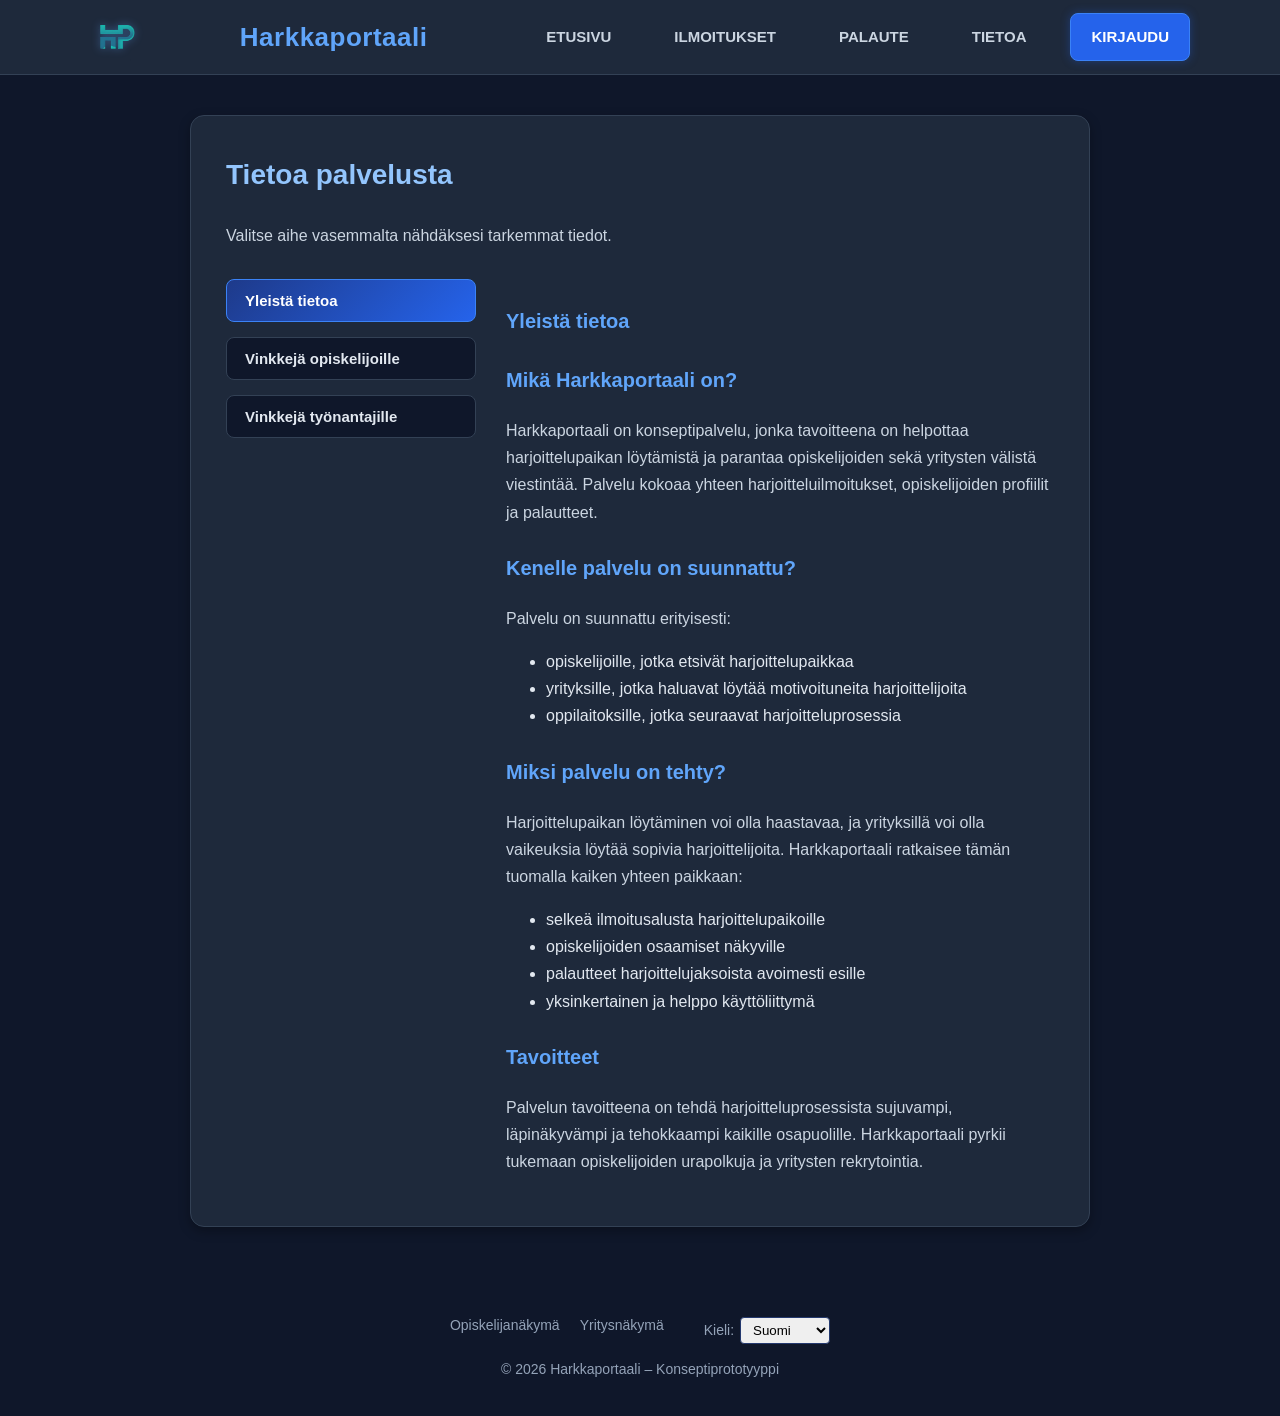
<file: tietoa.html>
<!DOCTYPE html>
<html lang="fi">

<head>
    <meta charset="UTF-8">
    <title>Harkkaportaali – Tietoa</title>
    <link rel="stylesheet" href="./styles/styles.css">
</head>

<body>

<header>
    <nav>
        <img src="./kuvat/Harkkaportti logo.png" alt="Harkkaportaali logo" class="logo-img">
        <div class="logo">Harkkaportaali</div>
        <ul>
            <li><a href="index.html">ETUSIVU</a></li>
            <li><a href="ilmoitukset.html">ILMOITUKSET</a></li>
            <li><a href="palaute.html">PALAUTE</a></li>
            <li><a href="tietoa.html">TIETOA</a></li>
            <li><a href="kirjaudu.html" class="login-btn">KIRJAUDU</a></li>
        </ul>

    </nav>
</header>

<main>

    <section id="info">

        <h2>Tietoa palvelusta</h2>
        <p>Valitse aihe vasemmalta nähdäksesi tarkemmat tiedot.</p>

        <div style="display:flex; gap:30px; margin-top:30px;">

            <!-- Aihelista -->
            <div id="topicList" style="width:250px; display:flex; flex-direction:column; gap:15px;">

                <button class="topic-btn active" data-topic="yleista">Yleistä tietoa</button>
                <button class="topic-btn" data-topic="vinkit-opiskelijoille">Vinkkejä opiskelijoille</button>
                <button class="topic-btn" data-topic="vinkit-tyonantajille">Vinkkejä työnantajille</button>

            </div>

            <!-- Sisältöalue -->
            <div id="topicContent" style="flex:1;">
                <div id="contentBox">
                    <h3>Yleistä tietoa</h3>

                    <h3>Mikä Harkkaportaali on?</h3>
                    <p>
                        Harkkaportaali on konseptipalvelu, jonka tavoitteena on helpottaa harjoittelupaikan
                        löytämistä ja parantaa opiskelijoiden sekä yritysten välistä viestintää.
                        Palvelu kokoaa yhteen harjoitteluilmoitukset, opiskelijoiden profiilit ja palautteet.
                    </p>

                    <h3>Kenelle palvelu on suunnattu?</h3>
                    <p>Palvelu on suunnattu erityisesti:</p>
                    <ul>
                        <li>opiskelijoille, jotka etsivät harjoittelupaikkaa</li>
                        <li>yrityksille, jotka haluavat löytää motivoituneita harjoittelijoita</li>
                        <li>oppilaitoksille, jotka seuraavat harjoitteluprosessia</li>
                    </ul>

                    <h3>Miksi palvelu on tehty?</h3>
                    <p>
                        Harjoittelupaikan löytäminen voi olla haastavaa, ja yrityksillä voi olla vaikeuksia
                        löytää sopivia harjoittelijoita. Harkkaportaali ratkaisee tämän tuomalla kaiken yhteen paikkaan:
                    </p>
                    <ul>
                        <li>selkeä ilmoitusalusta harjoittelupaikoille</li>
                        <li>opiskelijoiden osaamiset näkyville</li>
                        <li>palautteet harjoittelujaksoista avoimesti esille</li>
                        <li>yksinkertainen ja helppo käyttöliittymä</li>
                    </ul>

                    <h3>Tavoitteet</h3>
                    <p>
                        Palvelun tavoitteena on tehdä harjoitteluprosessista sujuvampi, läpinäkyvämpi ja
                        tehokkaampi kaikille osapuolille. Harkkaportaali pyrkii tukemaan opiskelijoiden
                        urapolkuja ja yritysten rekrytointia.
                    </p>
                </div>
            </div>

        </div>

    </section>

</main>

    <footer>
        <div class="footer-center">
            <div class="footer-links">
                <a href="./profiilinäkymä-o.html">Opiskelijanäkymä</a>
                <a href="./profiilinäkymä-y.html">Yritysnäkymä</a>
            </div>

            <div class="language-select">
                <label for="lang">Kieli:</label>
                <select id="lang">
                    <option value="fi">Suomi</option>
                    <option value="en">English</option>
                    <option value="sv">Svenska</option>
                </select>
            </div>
        </div>

        <p>© 2026 Harkkaportaali – Konseptiprototyyppi</p>
    </footer>



    <script>
    const langSelect = document.getElementById("lang");

    // Lataa tallennettu kieli
    const savedLang = localStorage.getItem("language");
    if (savedLang) {
        langSelect.value = savedLang;
    }

    // Tallenna valinta
    langSelect.addEventListener("change", () => {
        localStorage.setItem("language", langSelect.value);
    });
</script>

<script>
/* Sisältödata */
const topics = {
    yleista: `
        <h3>Yleistä tietoa</h3>

        <h3>Mikä Harkkaportaali on?</h3>
        <p>
            Harkkaportaali on konseptipalvelu, jonka tavoitteena on helpottaa harjoittelupaikan
            löytämistä ja parantaa opiskelijoiden sekä yritysten välistä viestintää.
            Palvelu kokoaa yhteen harjoitteluilmoitukset, opiskelijoiden profiilit ja palautteet.
        </p>

        <h3>Kenelle palvelu on suunnattu?</h3>
        <p>Palvelu on suunnattu erityisesti:</p>
        <ul>
            <li>opiskelijoille, jotka etsivät harjoittelupaikkaa</li>
            <li>yrityksille, jotka haluavat löytää motivoituneita harjoittelijoita</li>
            <li>oppilaitoksille, jotka seuraavat harjoitteluprosessia</li>
        </ul>

        <h3>Miksi palvelu on tehty?</h3>
        <p>
            Harjoittelupaikan löytäminen voi olla haastavaa, ja yrityksillä voi olla vaikeuksia
            löytää sopivia harjoittelijoita. Harkkaportaali ratkaisee tämän tuomalla kaiken yhteen paikkaan:
        </p>
        <ul>
            <li>selkeä ilmoitusalusta harjoittelupaikoille</li>
            <li>opiskelijoiden osaamiset näkyville</li>
            <li>palautteet harjoittelujaksoista avoimesti esille</li>
            <li>yksinkertainen ja helppo käyttöliittymä</li>
        </ul>

        <h3>Tavoitteet</h3>
        <p>
            Palvelun tavoitteena on tehdä harjoitteluprosessista sujuvampi, läpinäkyvämpi ja
            tehokkaampi kaikille osapuolille. Harkkaportaali pyrkii tukemaan opiskelijoiden
            urapolkuja ja yritysten rekrytointia.
        </p>
    `,

    "vinkit-opiskelijoille": `
        <h3>Vinkkejä opiskelijoille</h3>
        <ul>
            <li>Pidä CV ja portfolio ajan tasalla</li>
            <li>Korosta konkreettisia taitoja ja projekteja</li>
            <li>Ole aktiivinen ja ota yhteyttä yrityksiin rohkeasti</li>
            <li>Valmistaudu haastatteluihin etukäteen</li>
            <li>Pyydä palautetta harjoittelun jälkeen — se auttaa kehittymään</li>
        </ul>

        <h3>Mitä työnantajat haluavat nähdä profiilissa?</h3>
        <ul>
            <li><strong>Selkeä esittely itsestäsi</strong> — kuka olet, mitä opiskelet ja mitä tavoittelet</li>
            <li><strong>Osaamiset ja taidot</strong> — ohjelmistot, työkalut, kielet, tekniset taidot</li>
            <li><strong>Käytännön projektit</strong> — kouluprojektit, omat projektit, vapaaehtoistyöt</li>
            <li><strong>Mitä haet harjoittelulta tai opparilta</strong> — kerro lyhyesti mitä haluat oppia tai millaisiin tehtäviin haluat päästä</li>
            <li><strong>Motivaatio</strong> — miksi haet harjoittelua</li>
            <li><strong>Luotettavuus</strong> — siisti profiili, oikeinkirjoitus, selkeä rakenne</li>
            <li><strong>Suosittelut</strong> — opettajan tai aiemman työnantajan kommentti</li>
            <li><strong>Ajantasaiset yhteystiedot</strong> — työnantaja ei jaksa etsiä niitä</li>
        </ul>
    `,

    "vinkit-tyonantajille": `
        <h3>Vinkkejä työnantajille</h3>
        <ul>
            <li>Tarjoa selkeä perehdytys harjoittelun alkuun</li>
            <li>Anna opiskelijalle sopivasti vastuuta ja tukea</li>
            <li>Pidä viestintä avoimena ja säännöllisenä</li>
            <li>Anna palautetta harjoittelun aikana, ei vain lopussa</li>
            <li>Hyödynnä harjoittelua rekrytointikanavana</li>
            <li><strong>Pidä hakijoita ajantasalla hakuprosessin etenemisestä ja päättymisestä</strong></li>
        </ul>

        <h3>Mitä opiskelijat haluavat nähdä ilmoituksessa?</h3>
        <ul>
            <li><strong>Selkeä kuvaus tehtävistä</strong> — mitä harjoittelija pääsee oikeasti tekemään</li>
            <li><strong>Mitä taitoja opiskelijalla toivotaan olevan</strong> — konkreettisia taitoja (esim. ohjelmistokielet)</li>
            <li><strong>Mitä pääsee oppimaan</strong> — konkreettiset taidot, ohjelmistot tai vastuualueet</li>
            <li><strong>Tuki ja ohjaus</strong> — kuka ohjaa, miten perehdytys toimii</li>
            <li><strong>Työympäristö</strong> — tiimi, työskentelytavat, mahdollinen hybridityö</li>
            <li><strong>Aikataulu ja kesto</strong> — milloin harjoittelu alkaa ja kuinka pitkä se on</li>
            <li><strong>Palkkaus tai kulukorvaukset</strong> — opiskelijat arvostavat avoimuutta</li>
        </ul>
    `
};

/* Aihepainikkeiden toiminta */
document.querySelectorAll(".topic-btn").forEach(btn => {
    btn.addEventListener("click", function () {

        document.querySelectorAll(".topic-btn").forEach(b => b.classList.remove("active"));
        this.classList.add("active");

        const topic = this.getAttribute("data-topic");
        document.getElementById("contentBox").innerHTML = topics[topic];
    });
});
</script>

</body>
</html>
</file>
<file: styles/styles.css>
/* ------------------------------
   PERUSASETUKSET
------------------------------ */
body {
    margin: 0;
    padding: 0;
    font-family: "Inter", Arial, sans-serif;
    background: #0f172a;       /* tummansininen tausta */
    color: #e2e8f0;            /* vaalea teksti */
    line-height: 1.7;
}

/* ------------------------------
   NAVIGAATIO
------------------------------ */
header {
    background: #1e293b;       /* hieman vaaleampi tummansininen */
    border-bottom: 1px solid #334155;
    padding: 12px 0;
    position: sticky;
    top: 0;
    z-index: 10;
}

nav {
    max-width: 1100px;
    margin: auto;
    padding: 0 25px;
    display: flex;
    justify-content: space-between;
    align-items: center;
}

nav .logo {
    font-size: 26px;
    font-weight: 800;
    color: #60a5fa;            /* kirkas sininen */
    letter-spacing: 0.5px;
}

/* --- Navigointilista --- */
nav ul {
    list-style: none;
    display: flex;
    gap: 25px;
    margin: 0;
    padding: 0;
}

/* --- Navigointinapit (linkit) --- */
nav ul li a {
    text-decoration: none;
    padding: 10px 18px;
    border-radius: 8px;
    font-size: 15px;
    font-weight: 600;
    color: #cbd5e1;
    transition: 0.25s ease;
    border: 1px solid transparent;
    display: inline-block;
}

/* Hover-efekti */
nav ul li a:hover {
    color: #ffffff;
    background: #1e3a8a;
    border-color: #3b82f6;
    box-shadow: 0 0 12px rgba(59, 130, 246, 0.35);
    transform: translateY(-2px);
}

/* Aktiivinen sivu */
nav ul li a.active {
    background: linear-gradient(135deg, #2563eb, #3b82f6);
    color: #ffffff;
    border-color: #3b82f6;
    box-shadow: 0 0 14px rgba(59, 130, 246, 0.45);
}


/* ------------------------------
   SIVUN SISÄLTÖ
------------------------------ */
main {
    max-width: 900px;
    margin: 40px auto;
    padding: 0 25px;
}

/* ------------------------------
   OSIOIDEN YLEISTYYLI
------------------------------ */
section {
    margin-bottom: 60px;
    padding: 35px;
    background: #1e293b;       /* tumma kortti */
    border-radius: 14px;
    border: 1px solid #334155;
    box-shadow: 0 4px 12px rgba(0,0,0,0.3);
}

section h2 {
    margin-top: 0;
    font-size: 28px;
    font-weight: 700;
    color: #93c5fd;            /* vaalea sininen */
}

section h3 {
    margin-top: 25px;
    font-size: 20px;
    font-weight: 600;
    color: #60a5fa;
}

section p {
    margin-top: 10px;
    font-size: 16px;
    color: #cbd5e1;
}

/* ------------------------------
   HERO-OSIO
------------------------------ */
#hero {
    background: linear-gradient(135deg, #1e293b, #0f172a);
    border: 1px solid #334155;
}

#hero h2 {
    font-size: 32px;
    color: #bfdbfe;            /* hyvin vaalea sininen */
    margin-bottom: 10px;
}

#hero p {
    font-size: 17px;
    color: #e2e8f0;
}

/* ------------------------------
   FOOTER
------------------------------ */
footer {
    text-align: center;
    padding: 25px;
    margin-top: 40px;
    color: #94a3b8;
    font-size: 14px;
}

/* ------------------------------
   ILMOITUSKORTIT
------------------------------ */

#jobList {
    display: flex;
    flex-direction: column;
    gap: 35px; /* selkeä väli ilmoitusten väliin */
    margin-top: 30px;
}

.job-card {
    background: #1e293b;
    border: 1px solid #334155;
    border-radius: 14px;
    padding: 25px;
    box-shadow: 0 4px 12px rgba(0,0,0,0.25);
    transition: 0.25s ease;
}

/* Hover-efekti */
.job-card:hover {
    transform: translateY(-4px);
    border-color: #60a5fa;
    box-shadow: 0 6px 18px rgba(0,0,0,0.35);
}

/* Otsikot */
.job-card h3 {
    margin-top: 0;
    font-size: 22px;
    color: #93c5fd;
}

/* Alaotsikot */
.job-card h4 {
    margin-top: 20px;
    font-size: 17px;
    color: #60a5fa;
}

/* Tekstit */
.job-card p,
.job-card li {
    color: #cbd5e1;
}

/* Lista */
.job-card ul {
    margin-top: 10px;
    padding-left: 20px;
}

/* Hakukenttä */
.job-search {
    margin-top: 20px;
}

.job-search input {
    width: 100%;
    padding: 12px 15px;
    border-radius: 8px;
    border: 1px solid #334155;
    background: #0f172a;
    color: #e2e8f0;
    font-size: 15px;
}

.job-search input:focus {
    outline: none;
    border-color: #60a5fa;
}

/* -----------------------------------
   NÄKYMÄN VAIHTONAPIT – UUSI TYYLI
----------------------------------- */

.job-toggle {
    display: flex;
    gap: 15px;
    margin-bottom: 25px;
}

.job-toggle button {
    padding: 12px 22px;
    border-radius: 10px;
    border: none;
    cursor: pointer;
    font-size: 15px;
    font-weight: 600;
    color: #e2e8f0;
    background: linear-gradient(135deg, #1e3a8a, #2563eb);
    box-shadow: 0 0 0 rgba(37, 99, 235, 0);
    transition: 0.25s ease;
    letter-spacing: 0.3px;
}

/* Hover-efekti */
.job-toggle button:hover {
    transform: translateY(-2px);
    box-shadow: 0 6px 14px rgba(37, 99, 235, 0.35);
}

/* Aktiivinen nappi */
.job-toggle button.active {
    background: linear-gradient(135deg, #2563eb, #3b82f6);
    box-shadow: 0 0 18px rgba(59, 130, 246, 0.45);
    color: #ffffff;
}

/* Klikkausanimaatio */
.job-toggle button:active {
    transform: scale(0.96);
}

.company-card h3 {
    margin-top: 0px;
    margin-bottom: 0px;
}

/* Takaisin yrityslistaan -nappi */
#backToList {
    padding: 10px 18px;
    border-radius: 8px;
    border: none;
    cursor: pointer;
    font-size: 15px;
    font-weight: 600;
    color: #e2e8f0;
    background: linear-gradient(135deg, #1e3a8a, #2563eb);
    box-shadow: 0 0 0 rgba(37, 99, 235, 0);
    transition: 0.25s ease;
    display: inline-flex;
    align-items: center;
    gap: 8px;
}

/* Hover-efekti */
#backToList:hover {
    transform: translateY(-2px);
    box-shadow: 0 6px 14px rgba(37, 99, 235, 0.35);
}

/* Klikkausanimaatio */
#backToList:active {
    transform: scale(0.96);
}

.topic-btn {
    padding: 12px 18px;
    border-radius: 8px;
    border: 1px solid #334155;
    background: #0f172a;
    color: #e2e8f0;
    font-size: 15px;
    font-weight: 600;
    text-align: left;
    cursor: pointer;
    transition: 0.25s ease;
}

.topic-btn:hover {
    background: #1e293b;
    border-color: #60a5fa;
}

.topic-btn.active {
    background: linear-gradient(135deg, #1e3a8a, #2563eb);
    border-color: #3b82f6;
    color: #ffffff;
}

/* Kirjaudu-nappi */
nav ul li a.login-btn {
    background: #2563eb;
    color: #ffffff;
    border-radius: 8px;
    padding: 10px 20px;
    border: 1px solid #3b82f6;
    box-shadow: 0 0 10px rgba(37, 99, 235, 0.35);
    transition: 0.25s ease;
}

/* Hover */
nav ul li a.login-btn:hover {
    background: #1e3a8a;
    border-color: #60a5fa;
    box-shadow: 0 0 14px rgba(96, 165, 250, 0.45);
    transform: translateY(-2px);
}

/* ------------------------------
   KIRJAUTUMINEN & REKISTERÖITYMINEN
------------------------------ */

.login-section {
    display: flex;
    justify-content: center;
    padding: 60px 20px;
}

.login-box {
    background: #1e293b;
    padding: 40px;
    border-radius: 12px;
    width: 100%;
    max-width: 420px;
    box-shadow: 0 0 20px rgba(0,0,0,0.25);
    border: 1px solid #334155;
}

.login-box h2 {
    color: #ffffff;
    margin-bottom: 10px;
}

.login-box p {
    color: #cbd5e1;
    margin-bottom: 20px;
}

/* Valintanapit (Opiskelija / Yritys) */
.user-type-buttons {
    display: flex;
    flex-direction: column;
    gap: 15px;
    margin-bottom: 20px;
}

.user-type-btn {
    padding: 14px;
    border-radius: 8px;
    background: #2563eb;
    color: #ffffff;
    font-weight: 600;
    border: 1px solid #3b82f6;
    cursor: pointer;
    transition: 0.25s ease;
}

.user-type-btn:hover {
    background: #1e3a8a;
    box-shadow: 0 0 12px rgba(59,130,246,0.45);
    transform: translateY(-2px);
}

/* Rekisteröitymislomake */
.login-form {
    display: flex;
    flex-direction: column;
    gap: 15px;
}

.login-form h3 {
    color: #ffffff;
    margin-bottom: 5px;
}

.login-form label {
    color: #e2e8f0;
    font-weight: 600;
}

.login-form input {
    padding: 12px;
    border-radius: 8px;
    border: 1px solid #475569;
    background: #0f172a;
    color: #e2e8f0;
    font-size: 15px;
    transition: 0.2s;
}

.login-form input:focus {
    border-color: #60a5fa;
    outline: none;
    box-shadow: 0 0 8px rgba(96,165,250,0.4);
}

/* Lähetä-nappi */
.login-submit {
    margin-top: 10px;
    padding: 12px;
    background: #2563eb;
    border: none;
    border-radius: 8px;
    color: #ffffff;
    font-size: 16px;
    font-weight: 600;
    cursor: pointer;
    transition: 0.25s ease;
}

.login-submit:hover {
    background: #1e3a8a;
    box-shadow: 0 0 12px rgba(59,130,246,0.45);
}

/* Alateksti */
.register-text {
    margin-top: 20px;
    text-align: center;
    color: #cbd5e1;
}

.register-text a {
    color: #60a5fa;
    font-weight: 600;
    text-decoration: none;
}

.register-text a:hover {
    text-decoration: underline;
}

/* Dropdown-valikko hakukentän vieressä */
.filter-select {
    padding: 10px 14px;
    background: #1e293b;          /* sama tumma sininen kuin kortit */
    color: #e2e8f0;               /* vaalea teksti */
    border: 1px solid #475569;    /* hillitty reunaviiva */
    border-radius: 8px;
    font-size: 15px;
    cursor: pointer;
    transition: 0.25s ease;
    outline: none;
}

/* Hover-efekti */
.filter-select:hover {
    border-color: #60a5fa;
    box-shadow: 0 0 10px rgba(96,165,250,0.4);
}

/* Klikattaessa */
.filter-select:focus {
    border-color: #3b82f6;
    box-shadow: 0 0 12px rgba(59,130,246,0.45);
}

/* Dropdownin sisäiset vaihtoehdot */
.filter-select option {
    background: #0f172a;
    color: #e2e8f0;
}

/* Hakukenttä ja valikko vierekkäin */
.job-search {
    display: flex;
    align-items: center;
    gap: 12px;
}

.job-search input {
    flex: 1; /* hakukenttä venyy, valikko pysyy siistinä */
}

.language-select {
    margin-top: 10px;
    font-size: 14px;
}

.language-select select {
    padding: 4px 8px;
    border-radius: 4px;
    border: 1px solid #ccc;
}

footer {
    text-align: center;
    padding: 20px;
}

.footer-center {
    display: flex;
    justify-content: center;
    align-items: center;
    gap: 40px; /* väli linkkien ja kielivalinnan väliin */
    margin-bottom: 10px;
}

.footer-links {
    display: flex;
    gap: 20px; /* linkkien väli */
}

.footer-links a {
    color: inherit;
    text-decoration: none;
}

.footer-links a:hover {
    text-decoration: underline;
}

.language-select {
    display: flex;
    align-items: center;
    gap: 6px;
}

.language-select select {
    padding: 4px 8px;
    border-radius: 4px;
    border: 1px solid #24396e;
}

#links ul {
    list-style: none;
    padding-left: 0;
    margin-top: 15px;
}

#links li {
    margin-bottom: 10px;
}

#links a {
    color: #60a5fa;
    font-weight: 600;
    text-decoration: none;
    transition: 0.25s ease;
}

#links a:hover {
    color: #93c5fd;
    text-decoration: underline;
}

.profile-card {
    position: relative;
}

.edit-btn {
    position: absolute;
    top: 15px;
    right: 15px;
    padding: 8px 16px;
    border-radius: 8px;
    border: 1px solid #3b82f6;
    background: linear-gradient(135deg, #1e3a8a, #2563eb);
    color: #ffffff;
    font-size: 14px;
    font-weight: 600;
    cursor: pointer;
    transition: 0.25s ease;
}

/* ------------------------------
   SUOSIKIT – FAVOURITES FEATURE
------------------------------ */

.favorites-side {
    background: #1e293b;
    border: 1px solid #334155;
    border-radius: 14px;
    padding: 25px;
    box-shadow: 0 4px 12px rgba(0,0,0,0.25);
}

.favorites-side h3 {
    margin-top: 0;
    font-size: 22px;
    color: #93c5fd;
    display: flex;
    align-items: center;
    gap: 10px;
}

/* Tähti-ikoni otsikkoon */
.favorites-side h3::before {
    content: "★";
    color: #facc15; /* kultainen */
    font-size: 22px;
}

/* Lista */
.favorites-side ul {
    list-style: none;
    padding-left: 0;
    margin-top: 15px;
    display: flex;
    flex-direction: column;
    gap: 12px;
}

/* Yksittäinen suosikkikortti */
.favorites-side li {
    background: #0f172a;
    border: 1px solid #334155;
    padding: 14px 16px;
    border-radius: 10px;
    font-size: 15px;
    color: #e2e8f0;
    display: flex;
    justify-content: space-between;
    align-items: center;
    transition: 0.25s ease;
}

/* Hover-efekti */
.favorites-side li:hover {
    border-color: #60a5fa;
    background: #1e293b;
    transform: translateY(-2px);
    box-shadow: 0 4px 12px rgba(59,130,246,0.25);
}

/* Pieni tähti jokaisen kohteen oikealle puolelle */
.favorites-side li::after {
    content: "★";
    color: #facc15;
    font-size: 16px;
    opacity: 0.8;
}

/* Logo-kuva navissa */
.logo-img {
    height: 50px;
    width: auto;
    display: block;
    filter: drop-shadow(0 0 4px rgba(96,165,250,0.4));
    transition: 0.25s ease;
}
</file>
